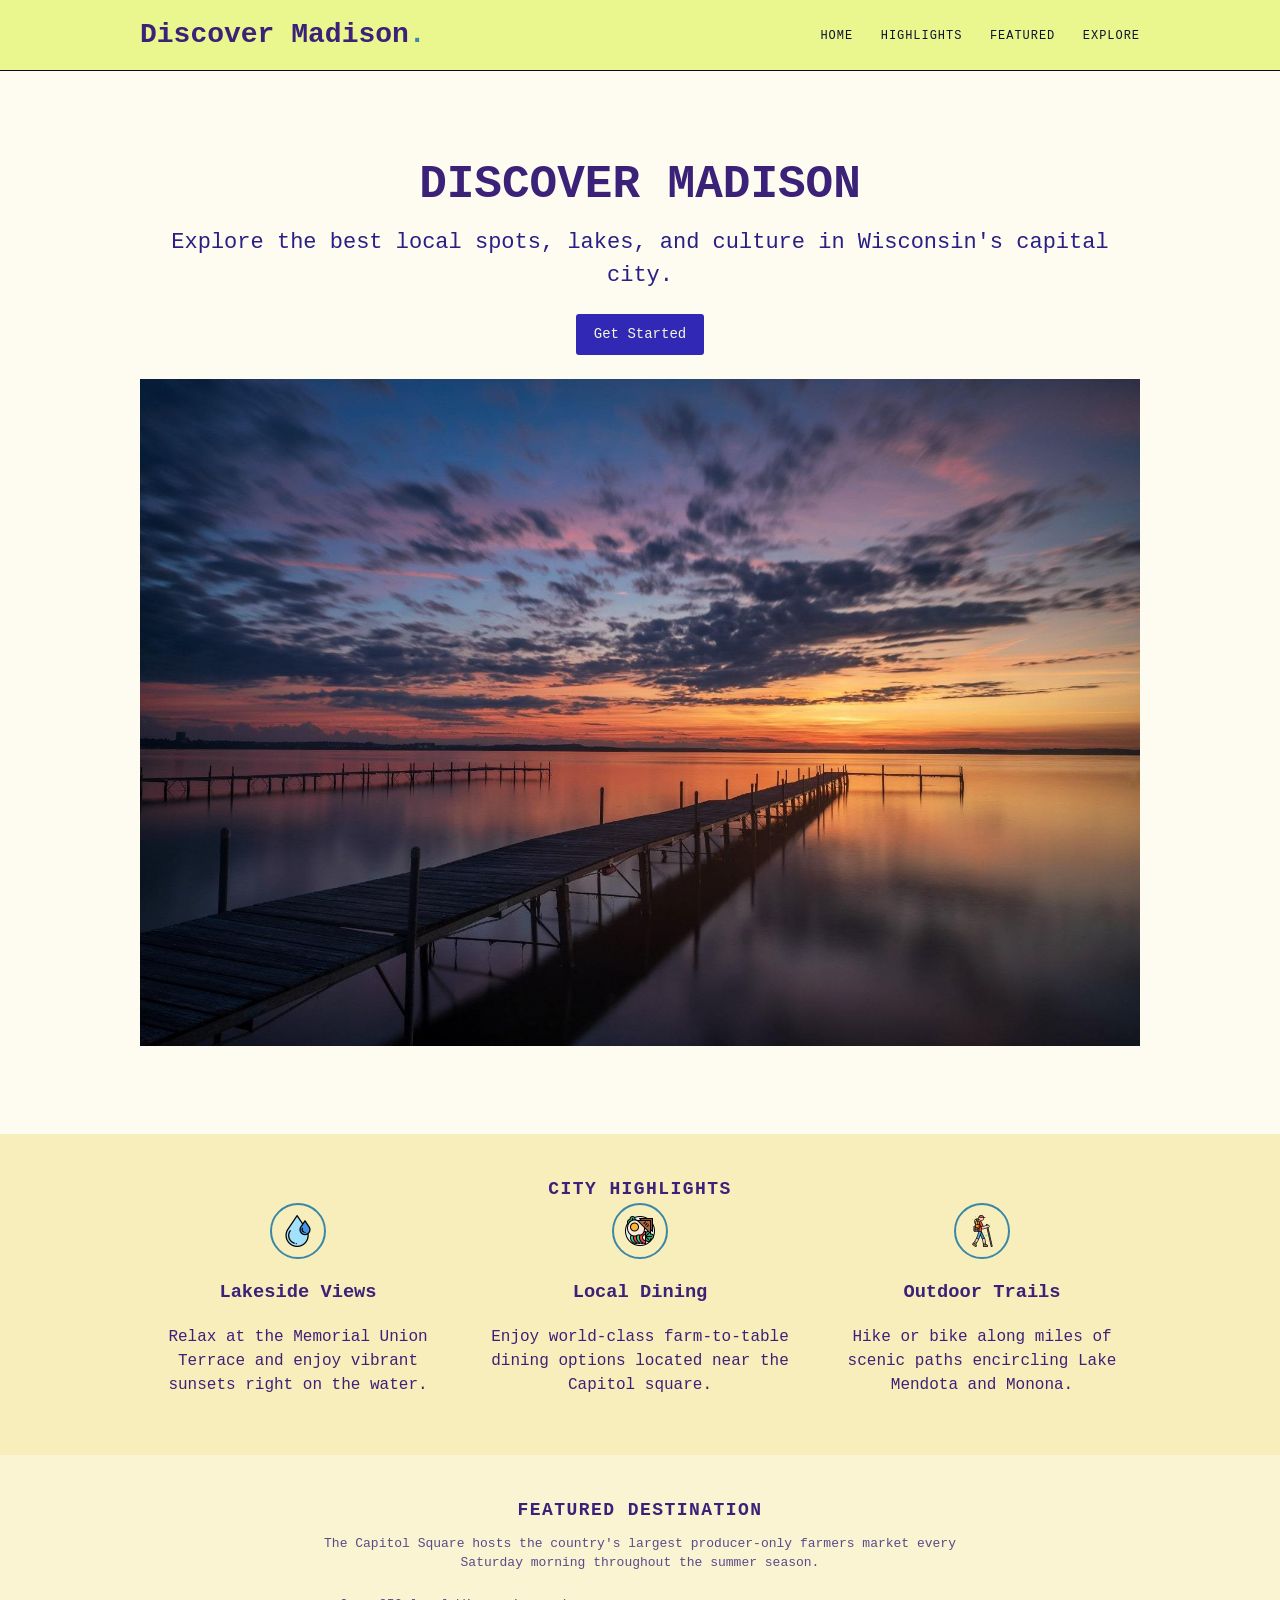
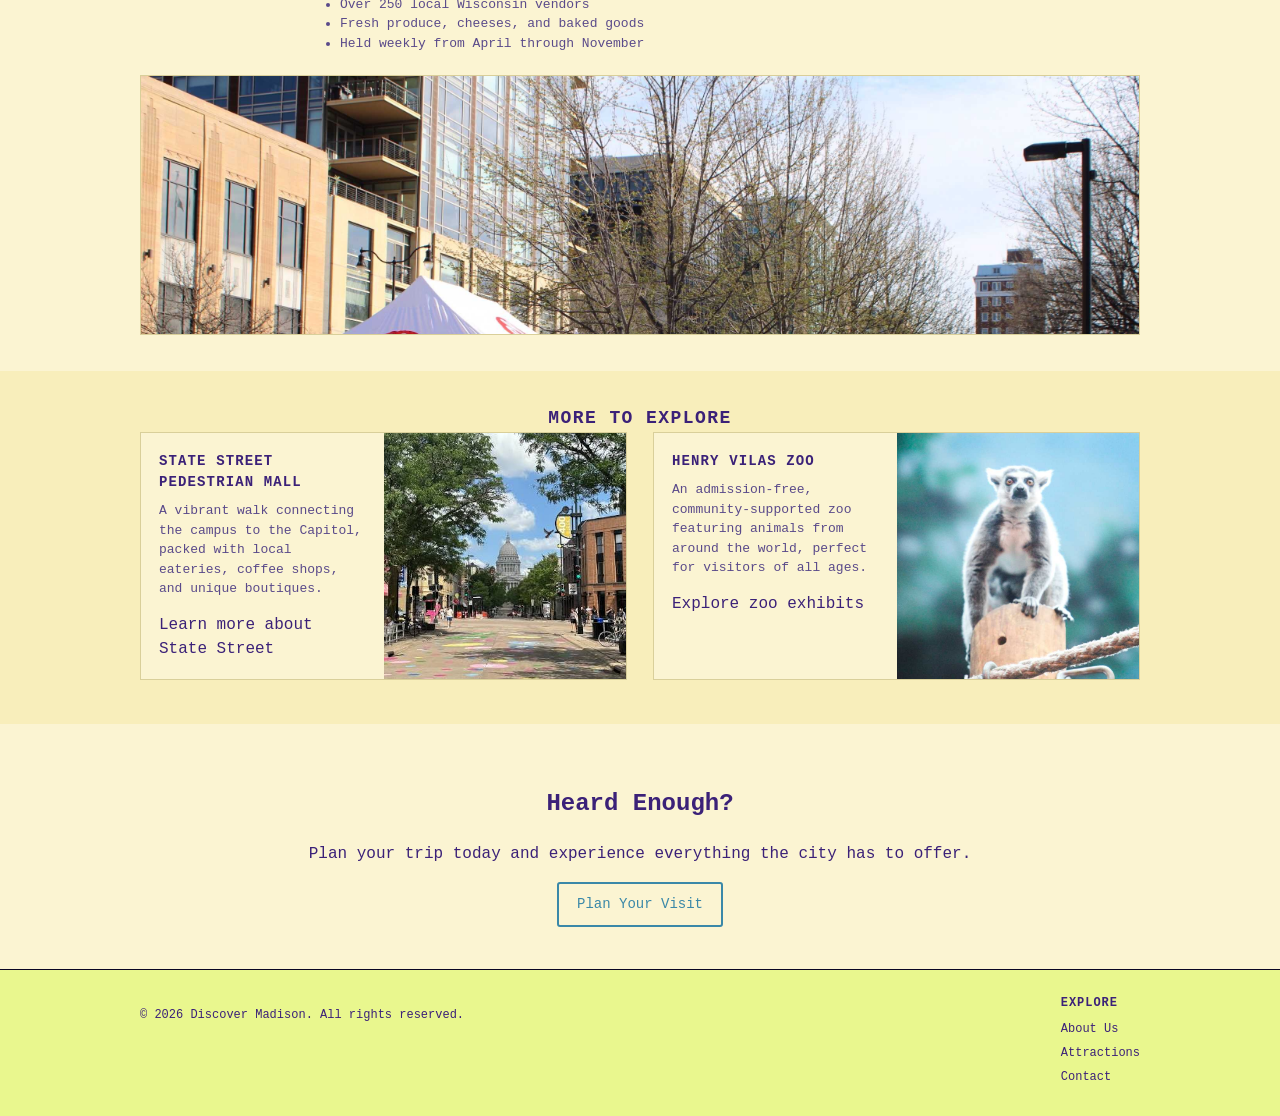
<file: index.html>
<!-- =========================================================
STEP 1: Add the required HTML5 skeleton
========================================================= -->
<!DOCTYPE html>
<html lang="en">
  <head>
    <meta charset="UTF-8" />
    <meta name="viewport" content="width=device-width, initial-scale=1.0" />
    <title>Discover Madison - Visitor Guide</title>
    <link rel="stylesheet" href="a4stylesheet.css" />
  </head>

  <body>
    <!-- =========================================================
    STEP 2: Build the “top area” (site name + navigation) using simple HTML
    ========================================================= -->
    <header class="site-header">
      <div class="container header-inner">
        <div class="brand">Discover Madison<span class="dot">.</span></div>
        <nav class="site-nav">
          <a href="#hero">Home</a>
          <a href="#features">Highlights</a>
          <a href="#featured">Featured</a>
          <a href="#secondary">Explore</a>
        </nav>
      </div>
    </header>

    <main>
      <!-- =========================================================
      STEP 3: Hero section + “Get Started button” as a link
      ========================================================= -->
      <section class="hero" id="hero">
        <div class="container hero-content">
          <h1>Discover Madison</h1>
          <p class="hero-subhead">Explore the best local spots, lakes, and culture in Wisconsin's capital city.</p>
          <a href="#features" class="btn btn-dark">Get Started</a>
          <br /><br />
          <!-- Hero image: Standard banner width -->
          <img
            src="images/landscape.jpg"
            alt="Panoramic scenic view of Lake Mendota at sunset"
            width="1200"
            height="600"
          />
        </div>
      </section>

      <!-- =========================================================
      STEP 4: Features section (3 blocks) + featured content section
      ========================================================= -->
      <section class="features" id="features">
        <div class="container">
          <h2 class="section-title">City Highlights</h2>
          <div class="features-grid">
            <article class="feature">
              <!-- Feature Icons: Small, uniform 40x40 sizing -->
              <div class="icon">
                <img src="images/water.png" alt="Water icon" width="40" height="40" />
              </div>
              <h3>Lakeside Views</h3>
              <p>Relax at the Memorial Union Terrace and enjoy vibrant sunsets right on the water.</p>
            </article>

            <article class="feature">
              <div class="icon">
                <img src="images/food.png" alt="Food icon" width="40" height="40" />
              </div>
              <h3>Local Dining</h3>
              <p>Enjoy world-class farm-to-table dining options located near the Capitol square.</p>
            </article>

            <article class="feature">
              <div class="icon">
                <img src="images/hiking.png" alt="Hiking icon" width="40" height="40" />
              </div>
              <h3>Outdoor Trails</h3>
              <p>Hike or bike along miles of scenic paths encircling Lake Mendota and Monona.</p>
            </article>
          </div>
        </div>
      </section>

      <section class="featured" id="featured">
        <div class="container">
          <h2 class="section-title">Featured Destination</h2>
          <p class="section-lede">
            The Capitol Square hosts the country's largest producer-only farmers market
            every Saturday morning throughout the summer season.
          </p>
          <ul class="featured-list">
            <li>Over 250 local Wisconsin vendors</li>
            <li>Fresh produce, cheeses, and baked goods</li>
            <li>Held weekly from April through November</li>
          </ul>
          <!-- Featured Image: Large focused display -->
          <div class="media">
            <img
              src="images/farmersmarket.jpg"
              alt="Bustling outdoor farmers market surrounding the Madison Capitol building"
              width="800"
              height="450"
            />
          </div>
        </div>
      </section>

      <!-- =========================================================
      STEP 5: Two secondary content blocks + CTA section
      ========================================================= -->
      <section class="secondary" id="secondary">
        <div class="container">
          <h2 class="section-title">More to Explore</h2>
          <div class="secondary-grid">
            <article class="card">
              <div class="card-text">
                <h3>State Street Pedestrian Mall</h3>
                <p>
                  A vibrant walk connecting the campus to the Capitol, packed with local
                  eateries, coffee shops, and unique boutiques.
                </p>
                <a href="https://www.visitmadison.com" target="_blank" rel="noopener noreferrer">
                  Learn more about State Street
                </a>
              </div>
              <!-- Secondary Block Image: Medium card size -->
              <img
                class="card-image"
                src="images/statestreet.jpg"
                alt="Pedestrian walkways along State Street lined with shops"
                width="500"
                height="330"
              />
            </article>

            <article class="card">
              <div class="card-text">
                <h3>Henry Vilas Zoo</h3>
                <p>
                  An admission-free, community-supported zoo featuring animals from
                  around the world, perfect for visitors of all ages.
                </p>
                <a href="https://www.visitmadison.com" target="_blank" rel="noopener noreferrer">
                  Explore zoo exhibits
                </a>
              </div>
              <!-- Secondary Block Image: Medium card size -->
              <img
                class="card-image"
                src="images/henryvillaszoo.jpg"
                alt="Lemur at the exhibit at the zoo"
                width="500"
                height="330"
              />
            </article>
          </div>
        </div>
      </section>

      <section class="cta" id="cta">
        <div class="container cta-inner">
          <h2>Heard Enough?</h2>
          <p>Plan your trip today and experience everything the city has to offer.</p>
          <a href="#hero" class="btn btn-outline">Plan Your Visit</a>
        </div>
      </section>
    </main>

    <!-- =========================================================
    STEP 6: Footer
    ========================================================= -->
    <footer class="site-footer">
      <div class="container footer-inner">
        <div class="footer-left">
          <p>&copy; 2026 Discover Madison. All rights reserved.</p>
        </div>
        <nav class="footer-cols" aria-label="Footer Navigation">
          <div class="footer-col">
            <h4>Explore</h4>
            <a href="#hero">About Us</a>
            <a href="#secondary">Attractions</a>
            <a href="#cta">Contact</a>
          </div>
        </nav>
      </div>
    </footer>
  </body>
</html>
</file>
<file: a4stylesheet.css>
/* ===== Base styles (mostly done) ===== */
* { box-sizing: border-box; }

body {
  margin: 0;
  font-family: 'Courier New', Courier, system-ui, -apple-system, BlinkMacSystemFont, 'Segoe UI', Roboto, Oxygen, Ubuntu, Cantarell, 'Open Sans', 'Helvetica Neue', sans-serif;
  line-height: 1.5;
  color: #3b2178;
  background: #f8eebb;
}

a { color: inherit; text-decoration: none; }
a:hover { text-decoration: underline; }

img {
  max-width: 100%;
  height: auto;
}

.container {
  width: min(1000px, 92%);
  margin: 0 auto;
}

/* ===== Header ===== */
.site-header {
  border-bottom: 1px solid #0a0524;
  background: #e9f78e;
}

.header-inner {
  /* TODO A (Flexbox) */
  display: flex;
  align-items: center;
  justify-content: space-between;
  padding: 14px 0;
}

.brand {
  font-size: 28px;
  font-weight: 700;
}

.brand .dot {
  /* TODO B (Color) */
  color: #3a88a8;
}

.site-nav a {
  margin-left: 18px;
  text-transform: uppercase;
  font-size: 12px;
  letter-spacing: 0.08em;
  color: #0e142e;
}

/* ===== Hero ===== */
.hero {
  /* TODO C (Background image hero) */
  background: linear-gradient(rgba(255, 255, 255, 0.8), rgba(255, 255, 255, 0.8)),
              url("https://images.unsplash.com/photo-1469474968028-56623f02e42e?auto=format&fit=crop&w=1600&q=60") center/cover no-repeat;
  min-height: 360px;
}

.hero-content {
  /* TODO D (Center content) */
  text-align: center;
  padding: 80px 0;
}

.hero h1 {
  margin: 0;
  /* TODO E (Typography) */
  font-size: 46px;
  text-transform: uppercase;
}

.hero-subhead {
  margin: 6px 0 22px;
  /* TODO F (Typography) */
  font-size: 22px;
  color: #291f86;
}

/* ===== Buttons ===== */
.btn {
  display: inline-block;
  padding: 10px 18px;
  border-radius: 3px;
  font-size: 14px;
}

.btn:hover {
  opacity: 0.85;
  text-decoration: none;
}

.btn-dark {
  /* TODO G (Button styling) */
  background: #3228b6;
  color: #f5f7dc;
}

.btn-outline {
  /* TODO H (Button styling) */
  border: 2px solid #3a88a8;
  color: #3a88a8;
  background: transparent;
}

/* ===== Features (3 columns) ===== */
.features {
  padding: 42px 0;
}

.features-grid {
  /* TODO I (Layout) */
  display: flex;
  gap: 26px;
}

.feature {
  /* TODO J (Sizing / alignment) */
  flex: 1;
  text-align: center;
}

.icon {
  width: 56px;
  height: 56px;
  border: 2px solid #3a88a8;
  border-radius: 999px;
  display: grid;
  place-items: center;
  margin: 0 auto 12px;
  color: #3b2178;
  font-size: 22px;
}

.icon img {
  width: 32px;
  height: 32px;
}

/* ===== Featured content ===== */
.featured {
  padding: 42px 0 36px;
  background: #fbf4d2;
}

.section-title {
  text-align: center;
  margin: 0;
  font-size: 18px;
  letter-spacing: 0.08em;
  text-transform: uppercase;
}

.section-lede {
  text-align: center;
  max-width: 680px;
  margin: 10px auto 22px;
  color: #5a4a8a;
  font-size: 13px;
}

.featured-list {
  max-width: 680px;
  margin: 0 auto 22px;
  color: #5a4a8a;
  font-size: 13px;
}

.media {
  background: #eee3a8;
  border: 1px solid #d9cf9a;
  height: 260px;
  display: grid;
  place-items: center;
  overflow: hidden;
}

.media img {
  width: 100%;
  height: 100%;
  object-fit: cover;
}

/* ===== Secondary content (2 cards) ===== */
.secondary {
  padding: 34px 0 44px;
}

.secondary-grid {
  /* TODO K (Layout) */
  display: flex;
  gap: 26px;
}

.card {
  /* TODO L (Card styling) */
  flex: 1;
  border: 1px solid #d9cf9a;
  background: #fbf4d2;
  display: grid;
  grid-template-columns: 1fr 1fr;
}

.card-text {
  padding: 18px;
}

.card-text h3 {
  margin: 0 0 8px;
  font-size: 14px;
  text-transform: uppercase;
  letter-spacing: 0.08em;
}

.card-text p {
  margin: 0 0 14px;
  color: #5a4a8a;
  font-size: 13px;
}

.card-image {
  min-height: 160px;
  /* TODO M (Image block) */
  width: 100%;
  height: 100%;
  object-fit: cover;
  background-size: cover;
  background-position: center;
}

/* Optional images (already provided) */
.img-a {
  background-image: url("https://images.unsplash.com/photo-1469474968028-56623f02e42e?auto=format&fit=crop&w=800&q=60");
}
.img-b {
  background-image: url("https://images.unsplash.com/photo-1451187580459-43490279c0fa?auto=format&fit=crop&w=800&q=60");
}

/* ===== CTA ===== */
.cta {
  background: #fbf4d2;
  padding: 42px 0;
}

.cta-inner {
  /* TODO N (Center CTA) */
  text-align: center;
}

/* ===== Footer ===== */
.site-footer {
  background: #e9f78e;
  border-top: 1px solid #0a0524;
  padding: 24px 0;
}

.footer-inner {
  /* TODO O (Footer layout) */
  display: flex;
  justify-content: space-between;
  gap: 24px;
}

.footer-left {
  max-width: 360px;
  color: #3b2178;
  font-size: 12px;
}

.footer-left a { color: #3a88a8; }

.footer-cols {
  display: flex;
  gap: 28px;
}

.footer-col h4 {
  margin: 0 0 8px;
  font-size: 12px;
  text-transform: uppercase;
  letter-spacing: 0.08em;
}

.footer-col a {
  display: block;
  font-size: 12px;
  color: #3b2178;
  margin: 6px 0;
}

/* ===== Small screens ===== */
@media (max-width: 700px) {
  .header-inner,
  .footer-inner {
    flex-direction: column;
    gap: 10px;
  }

  .site-nav a { margin: 0 9px; }

  .features-grid,
  .secondary-grid {
    flex-direction: column;
  }

  .hero h1 { font-size: 32px; }
}
</file>
